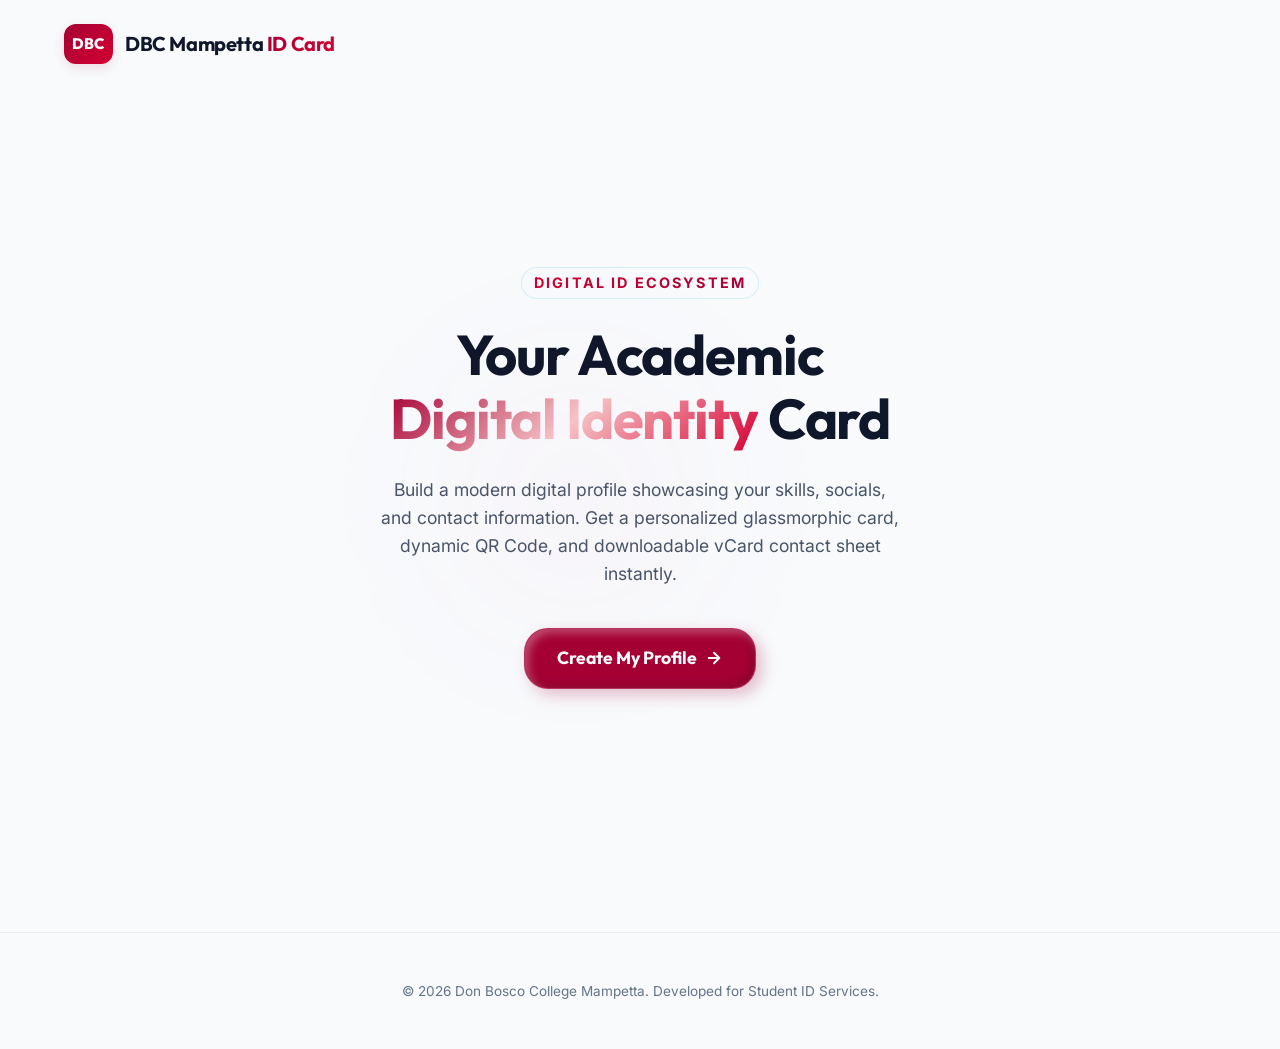
<file: index.html>
<!DOCTYPE html>
<html lang="en">
<head>
  <meta charset="UTF-8">
  <meta name="viewport" content="width=device-width, initial-scale=1.0">
  <title>Student Digital Profile - Home</title>
  <meta name="description" content="Generate a premium, glassmorphic student digital profile card with QR Codes and quick contact sharing capabilities.">
  <link rel="stylesheet" href="./assets/css/style.css">
  <link rel="stylesheet" href="./assets/css/home.css">
</head>
<body class="home-page">

  <!-- Mesh background gradients -->
  <div class="bg-gradients"></div>
  <div class="bg-gradients-extra"></div>

  <div class="container">
    <!-- Navbar -->
    <header class="animate-fade-in">
      <a href="./index.html" class="logo">
        <div class="logo-icon">DBC</div>
        <div class="logo-text">DBC Mampetta <span>ID Card</span></div>
      </a>
    </header>

    <!-- Hero Section -->
    <main class="hero">
      <div class="hero-content">
        <div class="hero-tagline">Digital ID Ecosystem</div>
        <h1 class="hero-title">Your Academic <span>Digital Identity</span> Card</h1>
        <p class="hero-desc">
          Build a modern digital profile showcasing your skills, socials, and contact information. Get a personalized glassmorphic card, dynamic QR Code, and downloadable vCard contact sheet instantly.
        </p>
        
        <div class="hero-cta">
          <a href="./form.html" class="btn btn-primary">
            Create My Profile
            <svg xmlns="http://www.w3.org/2000/svg" width="18" height="18" viewBox="0 0 24 24" fill="none" stroke="currentColor" stroke-width="2.5" stroke-linecap="round" stroke-linejoin="round"><line x1="5" y1="12" x2="19" y2="12"></line><polyline points="12 5 19 12 12 19"></polyline></svg>
          </a>
        </div>
      </div>


    </main>
  </div>

  <footer>
    <p>&copy; 2026 Don Bosco College Mampetta. Developed for Student ID Services.</p>
  </footer>

</body>
</html>
</file>
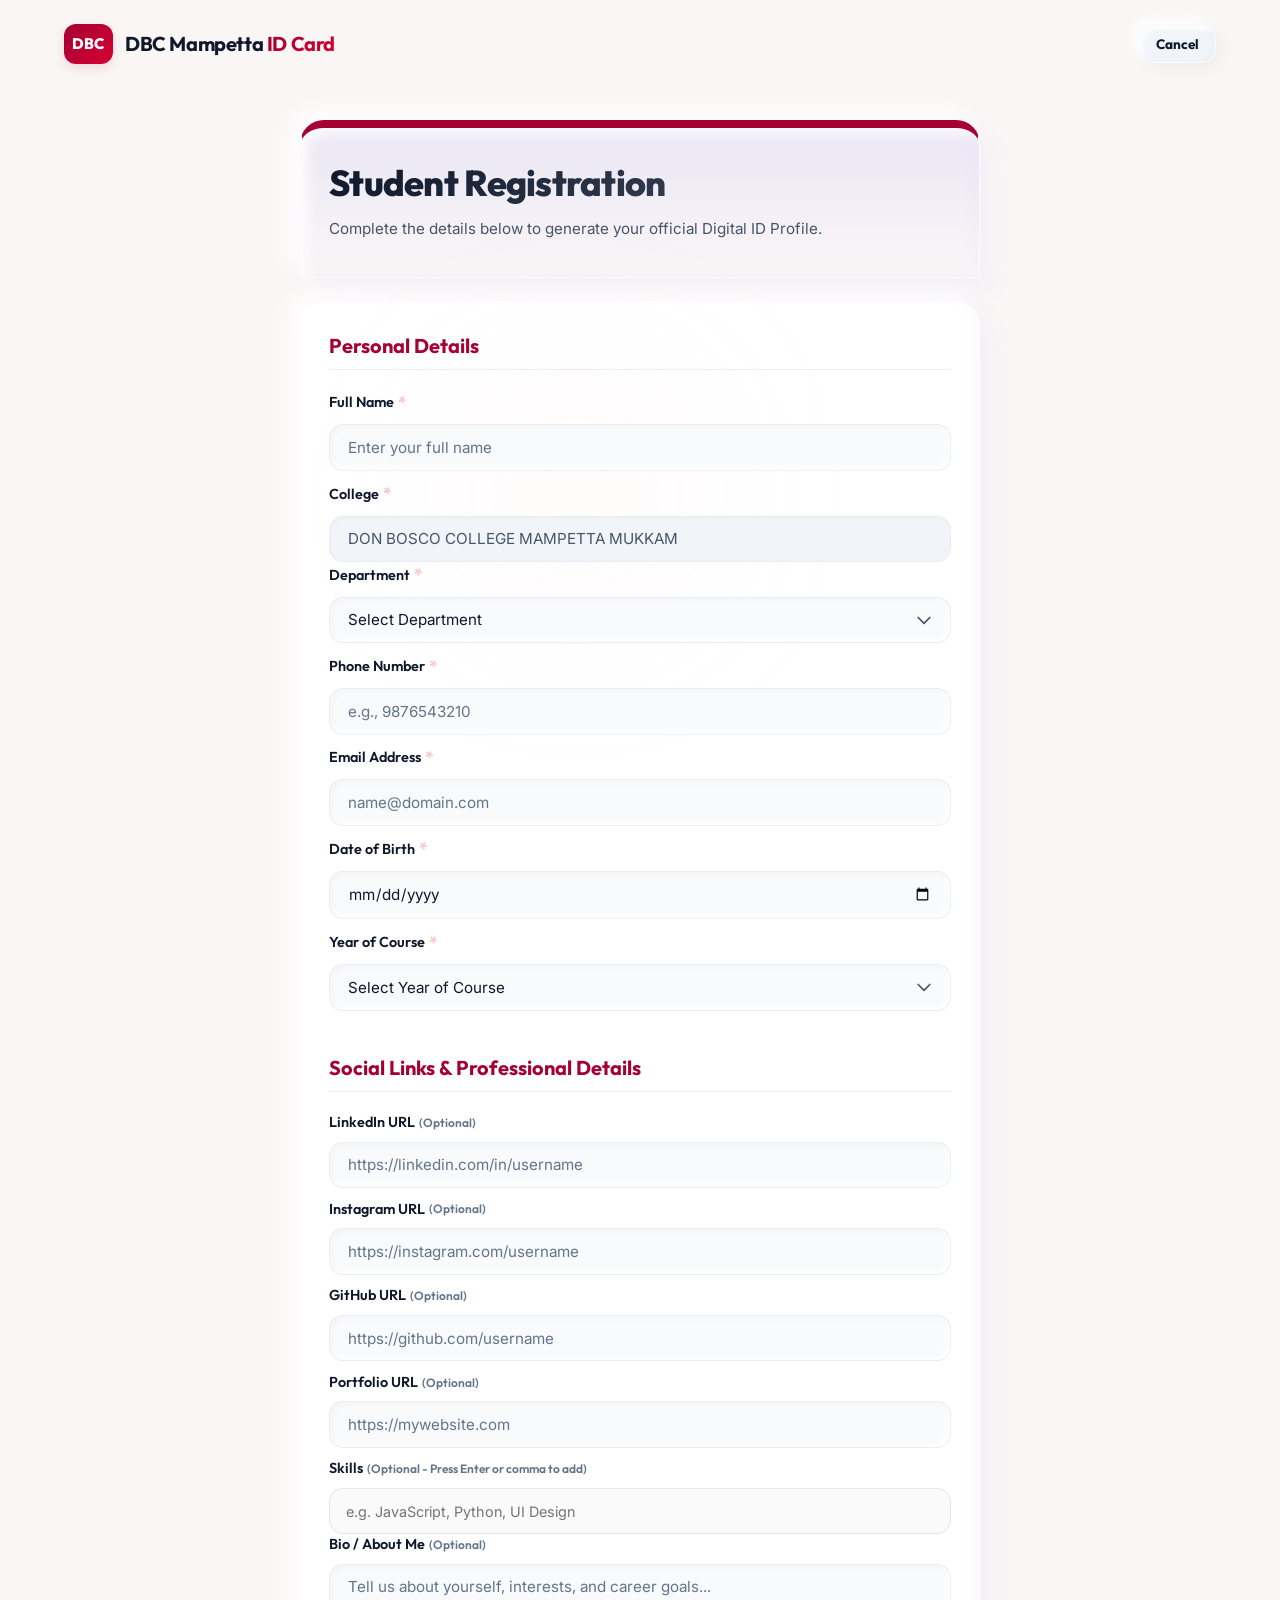
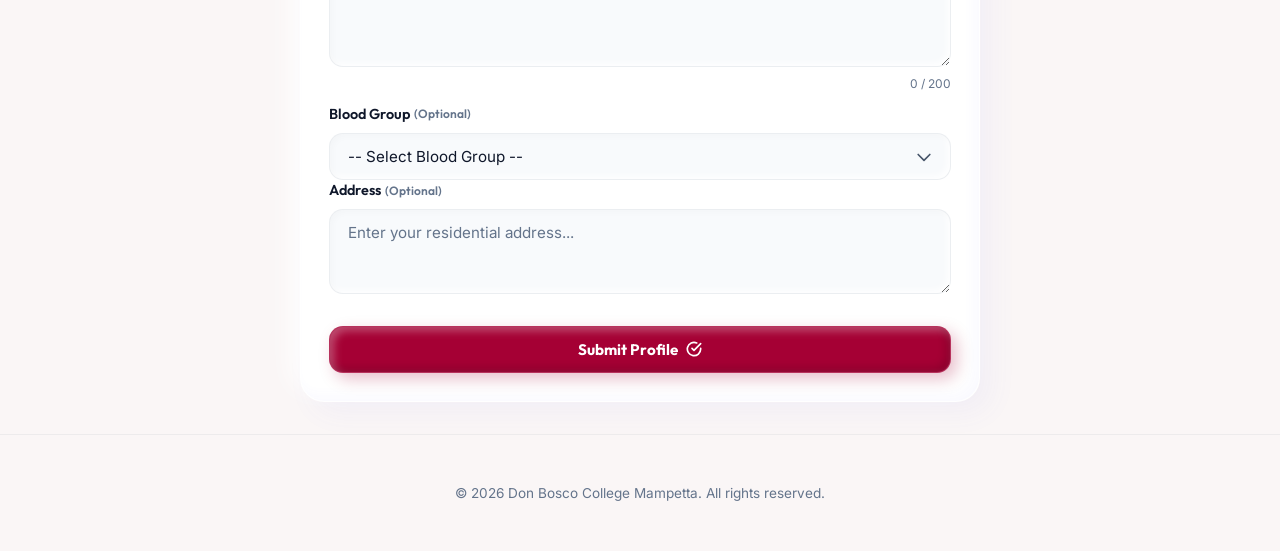
<file: form.html>
<!DOCTYPE html>
<html lang="en">
<head>
  <meta charset="UTF-8">
  <meta name="viewport" content="width=device-width, initial-scale=1.0">
  <title>Student ID - Create Profile</title>
  <link rel="stylesheet" href="./assets/css/style.css">
  <link rel="stylesheet" href="./assets/css/form.css">
</head>
<body>

  <!-- Loading Overlay -->
  <div id="loading-overlay" class="loading-overlay" aria-hidden="true">
    <div class="spinner"></div>
    <div id="loading-text" class="loading-text">Saving profile information...</div>
  </div>

  <div class="bg-gradients"></div>
  <div class="bg-gradients-extra"></div>

  <div class="container">
    <header>
      <a href="./index.html" class="logo">
        <div class="logo-icon">DBC</div>
        <div class="logo-text">DBC Mampetta <span>ID Card</span></div>
      </a>
      <a href="./index.html" class="btn btn-secondary btn-sm" style="padding: 0.5rem 1rem; font-size: 0.85rem;">Cancel</a>
    </header>

    <main class="form-wrapper">
      <!-- Form Container Card -->
      <div class="glass-card form-header-card">
        <div class="form-title-group">
          <h1>Student Registration</h1>
          <p>Complete the details below to generate your official Digital ID Profile.</p>
        </div>
      </div>

      <!-- Main Form -->
      <form id="student-form" novalidate class="glass-card">
        
        <!-- Personal Information Section -->
        <div class="form-section-title">Personal Details</div>
        
        <div class="form-group">
          <label class="form-label" for="full-name">
            Full Name <span class="required-dot">*</span>
          </label>
          <input type="text" id="full-name" name="fullName" class="glass-input" placeholder="Enter your full name" required>
          <div class="error-msg">Please enter your name</div>
        </div>

        <div class="form-group">
          <label class="form-label" for="college">
            College <span class="required-dot">*</span>
          </label>
          <input type="text" id="college" name="college" class="glass-input" value="DON BOSCO COLLEGE MAMPETTA MUKKAM" readonly required>
        </div>

        <div class="form-group">
          <label class="form-label" for="department">
            Department <span class="required-dot">*</span>
          </label>
          <select id="department" name="department" class="glass-input" required>
            <option value="" disabled selected>Select Department</option>
            <option value="ARTIFICIAL INTELLIGENCE & DATA SCIENCE">ARTIFICIAL INTELLIGENCE & DATA SCIENCE</option>
            <option value="AVIATION & LOGISTICS">AVIATION & LOGISTICS</option>
            <option value="HOSPITAL ADMINISTRATION & HEALTH CARE MANAGEMENT">HOSPITAL ADMINISTRATION & HEALTH CARE MANAGEMENT</option>
          </select>
          <div class="error-msg">Please select a department</div>
        </div>

        <div class="form-group">
          <label class="form-label" for="phone-number">
            Phone Number <span class="required-dot">*</span>
          </label>
          <input type="tel" id="phone-number" name="phoneNumber" class="glass-input" placeholder="e.g., 9876543210" required>
          <div class="error-msg">Please enter a valid 10-digit phone number</div>
        </div>

        <div class="form-group">
          <label class="form-label" for="email">
            Email Address <span class="required-dot">*</span>
          </label>
          <input type="email" id="email" name="email" class="glass-input" placeholder="name@domain.com" required>
          <div class="error-msg">Please enter a valid email address</div>
        </div>

        <div class="form-group">
          <label class="form-label" for="dob">
            Date of Birth <span class="required-dot">*</span>
          </label>
          <input type="date" id="dob" name="dob" class="glass-input" required>
          <div class="error-msg">Please enter your Date of Birth</div>
        </div>

        <div class="form-group">
          <label class="form-label" for="course-year">
            Year of Course <span class="required-dot">*</span>
          </label>
          <select id="course-year" name="courseYear" class="glass-input" required>
            <option value="" disabled selected>Select Year of Course</option>
            <option value="2025-2029">2025-2029 (Second Years)</option>
            <option value="2026-2030">2026-2030 (First Years)</option>
          </select>
          <div class="error-msg">Please select your course year</div>
        </div>

        <!-- Socials & Details Section -->
        <div class="form-section-title" style="margin-top: 2rem;">Social Links & Professional Details</div>

        <div class="form-group">
          <label class="form-label" for="linkedin-url">
            LinkedIn URL <span class="input-hint">(Optional)</span>
          </label>
          <input type="url" id="linkedin-url" name="linkedinUrl" class="glass-input" placeholder="https://linkedin.com/in/username">
          <div class="error-msg">Please enter a valid LinkedIn URL (https://...)</div>
        </div>

        <div class="form-group">
          <label class="form-label" for="instagram-url">
            Instagram URL <span class="input-hint">(Optional)</span>
          </label>
          <input type="url" id="instagram-url" name="instagramUrl" class="glass-input" placeholder="https://instagram.com/username">
          <div class="error-msg">Please enter a valid URL (https://...)</div>
        </div>

        <div class="form-group">
          <label class="form-label" for="github-url">
            GitHub URL <span class="input-hint">(Optional)</span>
          </label>
          <input type="url" id="github-url" name="githubUrl" class="glass-input" placeholder="https://github.com/username">
          <div class="error-msg">Please enter a valid URL (https://...)</div>
        </div>

        <div class="form-group">
          <label class="form-label" for="portfolio-url">
            Portfolio URL <span class="input-hint">(Optional)</span>
          </label>
          <input type="url" id="portfolio-url" name="portfolioUrl" class="glass-input" placeholder="https://mywebsite.com">
          <div class="error-msg">Please enter a valid URL (https://...)</div>
        </div>

        <div class="form-group">
          <label class="form-label" for="skills-input">
            Skills <span class="input-hint">(Optional - Press Enter or comma to add)</span>
          </label>
          <div class="skills-input-container" id="skills-container">
            <!-- Rendered tags will appear here -->
            <input type="text" id="skills-input" class="skills-input-field" placeholder="e.g. JavaScript, Python, UI Design">
          </div>
          <!-- Hidden input to store skills array as a JSON string -->
          <input type="hidden" id="skills-data" name="skills" value="[]">
        </div>

        <div class="form-group">
          <label class="form-label" for="about-me">
            Bio / About Me <span class="input-hint">(Optional)</span>
          </label>
          <textarea id="about-me" name="aboutMe" class="glass-input" rows="4" placeholder="Tell us about yourself, interests, and career goals..."></textarea>
          <div class="char-count" id="char-counter">0 / 200</div>
          <div class="error-msg">Bio must be between 10 and 200 characters if provided</div>
        </div>

        <div class="form-group">
          <label class="form-label" for="blood-group">
            Blood Group <span class="input-hint">(Optional)</span>
          </label>
          <select id="blood-group" name="bloodGroup" class="glass-input">
            <option value="">-- Select Blood Group --</option>
            <option value="A+">A+</option>
            <option value="A-">A-</option>
            <option value="B+">B+</option>
            <option value="B-">B-</option>
            <option value="AB+">AB+</option>
            <option value="AB-">AB-</option>
            <option value="O+">O+</option>
            <option value="O-">O-</option>
          </select>
        </div>

        <div class="form-group">
          <label class="form-label" for="address">
            Address <span class="input-hint">(Optional)</span>
          </label>
          <textarea id="address" name="address" class="glass-input" rows="3" placeholder="Enter your residential address..."></textarea>
        </div>

        <!-- Submit Button -->
        <div class="form-actions" style="margin-top: 2rem;">
          <button type="submit" class="btn btn-primary" style="width: 100%;">
            Submit Profile
            <svg xmlns="http://www.w3.org/2000/svg" width="16" height="16" viewBox="0 0 24 24" fill="none" stroke="currentColor" stroke-width="2.5" stroke-linecap="round" stroke-linejoin="round"><path d="M22 11.08V12a10 10 0 1 1-5.93-9.14"></path><polyline points="22 4 12 14.01 9 11.01"></polyline></svg>
          </button>
        </div>

      </form>
    </main>
  </div>

  <footer style="margin-top: 2rem;">
    <p>&copy; 2026 Don Bosco College Mampetta. All rights reserved.</p>
  </footer>

  <script type="module" src="./assets/js/form.js"></script>
</body>
</html>
</file>
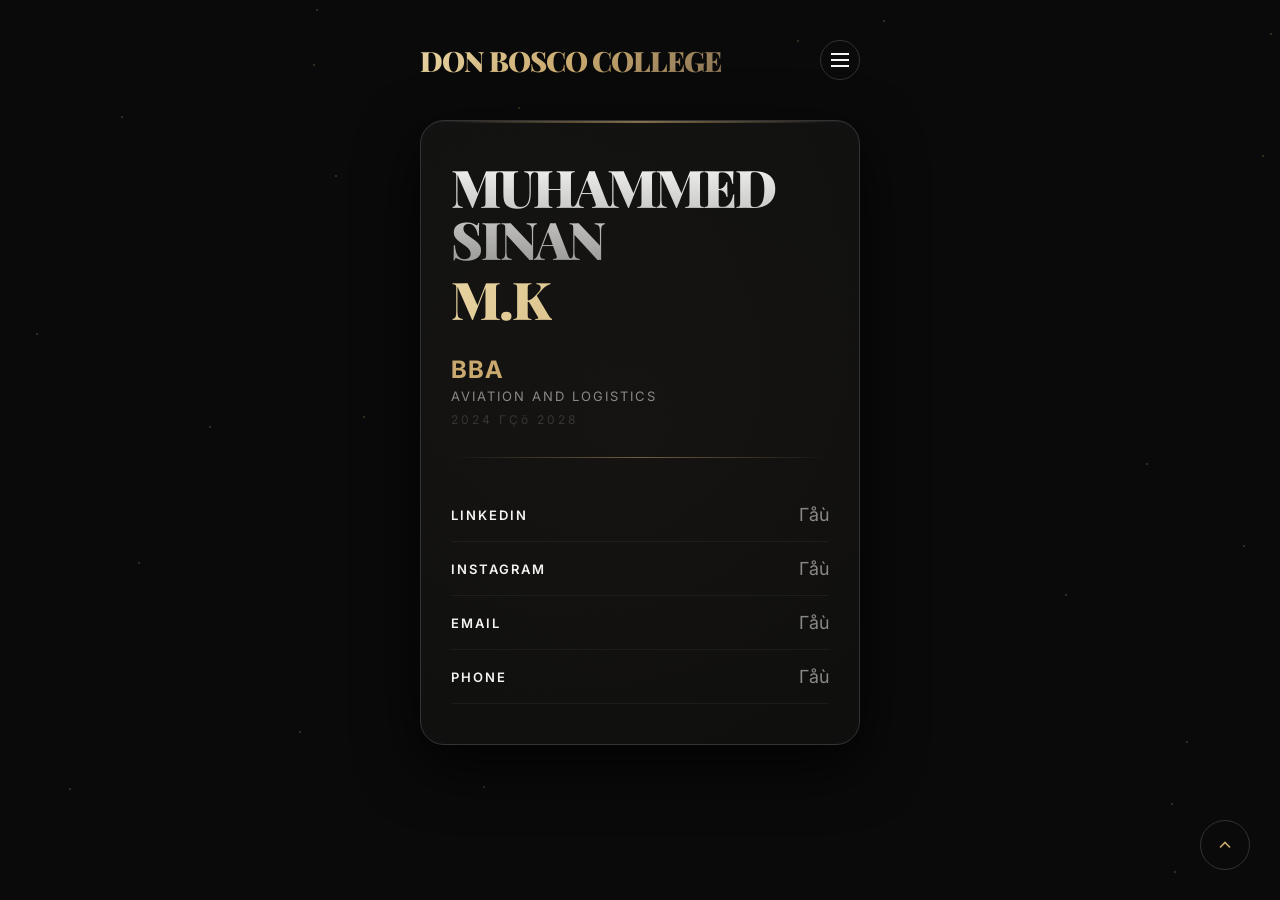
<file: profile2.html>
<!DOCTYPE html>
<html lang="en">
<head>
    <meta charset="UTF-8">
    <meta name="viewport" content="width=device-width, initial-scale=1.0">
    <title>Portfolio | Executive Lead</title>
    <link href="https://fonts.googleapis.com/css2?family=Playfair+Display:wght@400;700;900&family=Inter:wght@300;400;500;600&display=swap" rel="stylesheet">
    <style>
        * {
            margin: 0;
            padding: 0;
            box-sizing: border-box;
        }

        :root {
            --gold: #C9A96E;
            --gold-light: #E8D5A3;
            --gold-dark: #8B7355;
            --black: #0A0A0A;
            --black-light: #141414;
            --black-card: #111111;
            --white: #F5F5F5;
            --gray: #888888;
            --gray-dark: #333333;
        }

        body {
            background: var(--black);
            color: var(--white);
            font-family: 'Inter', sans-serif;
            overflow-x: hidden;
            min-height: 100vh;
        }

        /* Animated background particles */
        .bg-particles {
            position: fixed;
            top: 0;
            left: 0;
            width: 100%;
            height: 100%;
            pointer-events: none;
            z-index: 0;
            overflow: hidden;
        }

        .particle {
            position: absolute;
            width: 2px;
            height: 2px;
            background: var(--gold);
            border-radius: 50%;
            opacity: 0.3;
            animation: float 15s infinite ease-in-out;
        }

        @keyframes float {
            0%, 100% { transform: translateY(0) translateX(0); opacity: 0; }
            10% { opacity: 0.3; }
            90% { opacity: 0.3; }
            50% { transform: translateY(-100vh) translateX(50px); }
        }

        /* Gold gradient line */
        .gold-line {
            height: 1px;
            background: linear-gradient(90deg, transparent, var(--gold), transparent);
            width: 100%;
            opacity: 0.5;
        }

        /* Main container */
        .container {
            max-width: 480px;
            margin: 0 auto;
            padding: 20px;
            position: relative;
            z-index: 1;
        }

        /* Header */
        .header {
            display: flex;
            justify-content: space-between;
            align-items: center;
            padding: 20px 0;
            position: relative;
        }

        .logo {
            font-family: 'Playfair Display', serif;
            font-size: 28px;
            font-weight: 900;
            letter-spacing: -1px;
            background: linear-gradient(135deg, var(--gold-light), var(--gold), var(--gold-dark));
            -webkit-background-clip: text;
            -webkit-text-fill-color: transparent;
            background-clip: text;
        }

        .menu-btn {
            width: 40px;
            height: 40px;
            border: 1px solid var(--gray-dark);
            border-radius: 50%;
            display: flex;
            align-items: center;
            justify-content: center;
            cursor: pointer;
            transition: all 0.3s ease;
            background: transparent;
        }

        .menu-btn:hover {
            border-color: var(--gold);
            box-shadow: 0 0 20px rgba(201, 169, 110, 0.2);
        }

        .menu-btn span {
            display: block;
            width: 18px;
            height: 1.5px;
            background: var(--white);
            position: relative;
            transition: all 0.3s ease;
        }

        .menu-btn span::before,
        .menu-btn span::after {
            content: '';
            position: absolute;
            width: 18px;
            height: 1.5px;
            background: var(--white);
            transition: all 0.3s ease;
        }

        .menu-btn span::before { top: -6px; }
        .menu-btn span::after { top: 6px; }

        /* Hero Card */
        .hero-card {
            background: linear-gradient(145deg, var(--black-card), #0D0D0D);
            border: 1px solid var(--gray-dark);
            border-radius: 24px;
            padding: 40px 30px;
            margin-top: 20px;
            position: relative;
            overflow: hidden;
            box-shadow: 
                0 20px 60px rgba(0,0,0,0.8),
                inset 0 1px 0 rgba(255,255,255,0.05);
            animation: cardReveal 1s ease-out;
        }

        @keyframes cardReveal {
            from { 
                opacity: 0; 
                transform: translateY(30px) scale(0.95); 
            }
            to { 
                opacity: 1; 
                transform: translateY(0) scale(1); 
            }
        }

        .hero-card::before {
            content: '';
            position: absolute;
            top: -50%;
            right: -50%;
            width: 200%;
            height: 200%;
            background: radial-gradient(circle, rgba(201,169,110,0.03) 0%, transparent 70%);
            pointer-events: none;
        }

        .card-accent {
            position: absolute;
            top: 0;
            left: 30px;
            right: 30px;
            height: 2px;
            background: linear-gradient(90deg, transparent, var(--gold), transparent);
            opacity: 0.6;
        }

        .role-badge {
            display: inline-block;
            padding: 6px 16px;
            border: 1px solid var(--gold);
            border-radius: 20px;
            font-size: 10px;
            font-weight: 600;
            letter-spacing: 3px;
            text-transform: uppercase;
            color: var(--gold);
            margin-bottom: 24px;
            position: relative;
            overflow: hidden;
        }

        .role-badge::before {
            content: '';
            position: absolute;
            top: 0;
            left: -100%;
            width: 100%;
            height: 100%;
            background: linear-gradient(90deg, transparent, rgba(201,169,110,0.2), transparent);
            animation: shimmer 3s infinite;
        }

        @keyframes shimmer {
            0% { left: -100%; }
            100% { left: 100%; }
        }

        .name {
            font-family: 'Playfair Display', serif;
            font-size: 52px;
            font-weight: 900;
            line-height: 1;
            letter-spacing: -2px;
            margin-bottom: 8px;
            background: linear-gradient(180deg, var(--white), #999);
            -webkit-background-clip: text;
            -webkit-text-fill-color: transparent;
            background-clip: text;
        }

        .surname {
            font-family: 'Playfair Display', serif;
            font-size: 52px;
            font-weight: 900;
            line-height: 1;
            letter-spacing: -2px;
            background: linear-gradient(135deg, var(--gold-light), var(--gold));
            -webkit-background-clip: text;
            -webkit-text-fill-color: transparent;
            background-clip: text;
            margin-bottom: 30px;
        }

        /* Profile section with PLAIN photo */
        .profile-section {
            display: flex;
            align-items: center;
            gap: 24px;
            margin-bottom: 30px;
        }

        .photo-plain {
            width: 130px;
            height: 160px;
            object-fit: cover;
            border-radius: 4px;
            flex-shrink: 0;
            filter: grayscale(20%) contrast(1.1);
        }

        .profile-info {
            flex: 1;
        }

        .designation {
            font-size: 24px;
            font-weight: 700;
            color: var(--gold);
            letter-spacing: 1px;
            margin-bottom: 4px;
        }

        .department {
            font-size: 13px;
            color: var(--gray);
            letter-spacing: 2px;
            text-transform: uppercase;
            margin-bottom: 8px;
        }

        .year {
            font-size: 12px;
            color: var(--gray-dark);
            letter-spacing: 3px;
            font-family: 'Inter', monospace;
        }

        /* Contact Links */
        .contact-section {
            margin-top: 30px;
        }

        .contact-item {
            display: flex;
            align-items: center;
            justify-content: space-between;
            padding: 16px 0;
            border-bottom: 1px solid rgba(255,255,255,0.05);
            cursor: pointer;
            transition: all 0.3s ease;
            text-decoration: none;
            color: inherit;
        }

        .contact-item:hover {
            padding-left: 10px;
        }

        .contact-item:hover .contact-label {
            color: var(--gold);
        }

        .contact-item:hover .contact-arrow {
            transform: translateX(5px);
            color: var(--gold);
        }

        .contact-label {
            font-size: 13px;
            font-weight: 600;
            letter-spacing: 2px;
            text-transform: uppercase;
            color: var(--white);
            transition: color 0.3s ease;
        }

        .contact-arrow {
            font-size: 18px;
            color: var(--gray);
            transition: all 0.3s ease;
        }

        /* Stats Section */
        .stats-section {
            display: grid;
            grid-template-columns: repeat(3, 1fr);
            gap: 20px;
            margin-top: 40px;
        }

        .stat-card {
            background: linear-gradient(145deg, var(--black-card), var(--black-light));
            border: 1px solid var(--gray-dark);
            border-radius: 16px;
            padding: 24px 16px;
            text-align: center;
            position: relative;
            overflow: hidden;
            transition: all 0.4s ease;
        }

        .stat-card:hover {
            border-color: var(--gold);
            transform: translateY(-5px);
            box-shadow: 0 10px 40px rgba(201,169,110,0.1);
        }

        .stat-card::after {
            content: '';
            position: absolute;
            top: 0;
            left: 0;
            right: 0;
            height: 2px;
            background: linear-gradient(90deg, transparent, var(--gold), transparent);
            opacity: 0;
            transition: opacity 0.3s ease;
        }

        .stat-card:hover::after {
            opacity: 1;
        }

        .stat-number {
            font-family: 'Playfair Display', serif;
            font-size: 32px;
            font-weight: 900;
            background: linear-gradient(135deg, var(--gold-light), var(--gold));
            -webkit-background-clip: text;
            -webkit-text-fill-color: transparent;
            background-clip: text;
            margin-bottom: 4px;
        }

        .stat-label {
            font-size: 10px;
            color: var(--gray);
            letter-spacing: 2px;
            text-transform: uppercase;
        }

        /* Skills Section */
        .skills-section {
            margin-top: 40px;
        }

        .section-title {
            font-family: 'Playfair Display', serif;
            font-size: 24px;
            font-weight: 700;
            margin-bottom: 24px;
            display: flex;
            align-items: center;
            gap: 12px;
        }

        .section-title::after {
            content: '';
            flex: 1;
            height: 1px;
            background: linear-gradient(90deg, var(--gray-dark), transparent);
        }

        .skill-tag {
            display: inline-block;
            padding: 10px 20px;
            background: var(--black-light);
            border: 1px solid var(--gray-dark);
            border-radius: 30px;
            font-size: 12px;
            font-weight: 500;
            letter-spacing: 1px;
            margin: 6px;
            transition: all 0.3s ease;
            cursor: default;
        }

        .skill-tag:hover {
            border-color: var(--gold);
            color: var(--gold);
            box-shadow: 0 0 20px rgba(201,169,110,0.15);
            transform: scale(1.05);
        }

        /* Footer */
        .footer {
            margin-top: 60px;
            padding: 30px 0;
            text-align: center;
            border-top: 1px solid var(--gray-dark);
        }

        .footer-text {
            font-size: 11px;
            color: var(--gray);
            letter-spacing: 2px;
            text-transform: uppercase;
        }

        .footer-logo {
            font-family: 'Playfair Display', serif;
            font-size: 18px;
            font-weight: 700;
            background: linear-gradient(135deg, var(--gold-light), var(--gold));
            -webkit-background-clip: text;
            -webkit-text-fill-color: transparent;
            background-clip: text;
            margin-top: 8px;
        }

        /* Scroll indicator */
        .scroll-indicator {
            position: fixed;
            bottom: 30px;
            right: 30px;
            width: 50px;
            height: 50px;
            border: 1px solid var(--gray-dark);
            border-radius: 50%;
            display: flex;
            align-items: center;
            justify-content: center;
            cursor: pointer;
            transition: all 0.3s ease;
            background: var(--black);
            z-index: 100;
        }

        .scroll-indicator:hover {
            border-color: var(--gold);
            box-shadow: 0 0 30px rgba(201,169,110,0.2);
        }

        /* Mobile optimization */
        @media (max-width: 480px) {
            .name, .surname { font-size: 42px; }
            .profile-section { flex-direction: column; text-align: center; }
            .stats-section { grid-template-columns: 1fr; }
        }

        /* Loading animation */
        .fade-in {
            opacity: 0;
            transform: translateY(20px);
            animation: fadeIn 0.8s ease forwards;
        }

        @keyframes fadeIn {
            to { opacity: 1; transform: translateY(0); }
        }

        .delay-1 { animation-delay: 0.1s; }
        .delay-2 { animation-delay: 0.2s; }
        .delay-3 { animation-delay: 0.3s; }
        .delay-4 { animation-delay: 0.4s; }
        .delay-5 { animation-delay: 0.5s; }
    </style>
</head>
<body>
    <!-- Background Particles -->
    <div class="bg-particles" id="particles"></div>

    <div class="container">
        <!-- Header -->
        <header class="header fade-in">
            <div class="logo">DON BOSCO COLLEGE</div>
            <div class="menu-btn">
                <span></span>
            </div>
        </header>

        <!-- Hero Card -->
        <div class="hero-card fade-in delay-1">
            <div class="card-accent"></div>

            

            <h1 class="name">MUHAMMED SINAN</h1>
            <h1 class="surname">M.K</h1>

            <div class="profile-section">
                <div class="profile-info">
                    <div class="designation">BBA</div>
                    <div class="department">AVIATION AND LOGISTICS</div>
                    <div class="year">2024 ΓÇö 2028</div>
                </div>
            </div>

            <div class="gold-line"></div>

            <!-- Contact Links -->
            <div class="contact-section">
                <a href="#" class="contact-item">
                    <span class="contact-label">LinkedIn</span>
                    <span class="contact-arrow">Γåù</span>
                </a>
                <a href="#" class="contact-item">
                    <span class="contact-label">Instagram</span>
                    <span class="contact-arrow">Γåù</span>
                </a>
                <a href="#" class="contact-item">
                    <span class="contact-label">Email</span>
                    <span class="contact-arrow">Γåù</span>
                </a>
                <a href="#" class="contact-item">
                    <span class="contact-label">Phone</span>
                    <span class="contact-arrow">Γåù</span>
                </a>
            </div>

    </div>

    <!-- Scroll to top -->
    <div class="scroll-indicator" onclick="window.scrollTo({top:0,behavior:'smooth'})">
        <svg width="20" height="20" viewBox="0 0 24 24" fill="none" stroke="currentColor" stroke-width="2" style="color: var(--gold);">
            <path d="M18 15l-6-6-6 6"/>
        </svg>
    </div>

    <script>
        // Generate background particles
        const particlesContainer = document.getElementById('particles');
        for (let i = 0; i < 30; i++) {
            const particle = document.createElement('div');
            particle.className = 'particle';
            particle.style.left = Math.random() * 100 + '%';
            particle.style.top = Math.random() * 100 + '%';
            particle.style.animationDelay = Math.random() * 15 + 's';
            particle.style.animationDuration = (10 + Math.random() * 10) + 's';
            particlesContainer.appendChild(particle);
        }

        // Parallax effect on mouse move
        document.addEventListener('mousemove', (e) => {
            const x = (e.clientX / window.innerWidth - 0.5) * 20;
            const y = (e.clientY / window.innerHeight - 0.5) * 20;

            document.querySelectorAll('.hero-card').forEach(card => {
                card.style.transform = `perspective(1000px) rotateY(${x * 0.1}deg) rotateX(${-y * 0.1}deg)`;
            });
        });

        // Intersection Observer for scroll animations
        const observer = new IntersectionObserver((entries) => {
            entries.forEach(entry => {
                if (entry.isIntersecting) {
                    entry.target.style.opacity = '1';
                    entry.target.style.transform = 'translateY(0)';
                }
            });
        }, { threshold: 0.1 });

        document.querySelectorAll('.fade-in').forEach(el => observer.observe(el));

        // Smooth scroll / press effect for contact items (does NOT block navigation)
        document.querySelectorAll('.contact-item').forEach(item => {
            item.addEventListener('click', () => {
                item.style.transform = 'scale(0.98)';
                setTimeout(() => {
                    item.style.transform = '';
                }, 150);
            });
        });

        // Stat counter animation
        function animateCounter(element, target) {
            let current = 0;
            const increment = target / 50;
            const timer = setInterval(() => {
                current += increment;
                if (current >= target) {
                    element.textContent = target + '+';
                    clearInterval(timer);
                } else {
                    element.textContent = Math.floor(current);
                }
            }, 30);
        }

        // Trigger counter animation when stats are visible
        const statsObserver = new IntersectionObserver((entries) => {
            entries.forEach(entry => {
                if (entry.isIntersecting) {
                    const num = entry.target.querySelector('.stat-number');
                    const text = num.textContent;
                    const value = parseInt(text);
                    if (!isNaN(value)) {
                        num.textContent = '0';
                        setTimeout(() => animateCounter(num, value), 200);
                    }
                    statsObserver.unobserve(entry.target);
                }
            });
        }, { threshold: 0.5 });

        document.querySelectorAll('.stat-card').forEach(card => statsObserver.observe(card));
    </script>
</body>
</html>
</file>
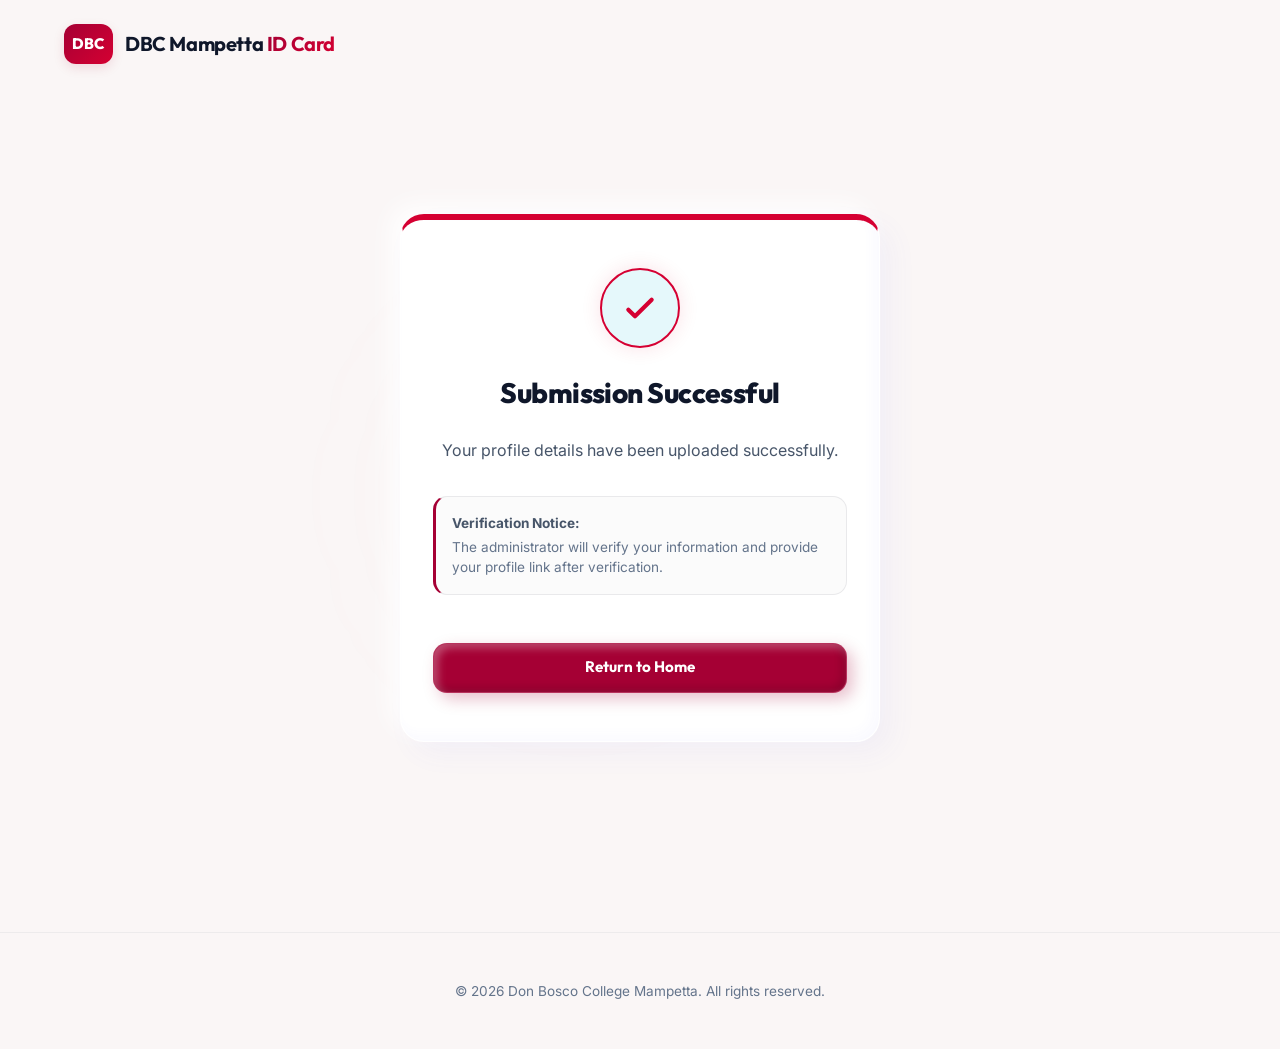
<file: success.html>
<!DOCTYPE html>
<html lang="en">
<head>
  <meta charset="UTF-8">
  <meta name="viewport" content="width=device-width, initial-scale=1.0">
  <title>Submission Successful</title>
  <link rel="stylesheet" href="./assets/css/style.css">
  <style>
    .success-container {
      min-height: calc(100vh - 120px);
      display: flex;
      align-items: center;
      justify-content: center;
      padding: 2rem 0;
    }
    .success-card {
      max-width: 480px;
      width: 100%;
      text-align: center;
      display: flex;
      flex-direction: column;
      align-items: center;
      gap: 1.5rem;
      padding: 3rem 2rem;
      border-top: 6px solid var(--accent-secondary);
      animation: fadeIn 0.6s cubic-bezier(0.16, 1, 0.3, 1) forwards;
    }
    .success-icon-wrapper {
      width: 80px;
      height: 80px;
      background: rgba(6, 182, 212, 0.1);
      border: 2px solid var(--accent-secondary);
      border-radius: 50%;
      display: flex;
      align-items: center;
      justify-content: center;
      box-shadow: 0 0 20px var(--accent-secondary-glow);
      color: var(--accent-secondary);
      animation: bounceIn 0.8s cubic-bezier(0.175, 0.885, 0.32, 1.275);
    }
    .success-icon-wrapper svg {
      width: 40px;
      height: 40px;
    }
    .success-title {
      font-size: 1.75rem;
      font-weight: 800;
      color: var(--text-primary);
    }
    .success-desc {
      color: var(--text-secondary);
      font-size: 1rem;
      line-height: 1.6;
    }
    .admin-note-box {
      background: rgba(15, 23, 42, 0.015);
      border: 1px solid var(--glass-border);
      border-radius: var(--radius-sm);
      padding: 1rem;
      font-size: 0.85rem;
      color: var(--text-muted);
      border-left: 3px solid var(--accent-primary);
      text-align: left;
      width: 100%;
      margin: 0.5rem 0;
    }
    .admin-note-box strong {
      color: var(--text-secondary);
      display: block;
      margin-bottom: 0.25rem;
    }
    @keyframes bounceIn {
      0% { transform: scale(0.3); opacity: 0; }
      50% { transform: scale(1.1); }
      70% { transform: scale(0.9); }
      100% { transform: scale(1); opacity: 1; }
    }
  </style>
</head>
<body>

  <div class="bg-gradients"></div>
  <div class="bg-gradients-extra"></div>

  <div class="container">
    <header>
      <a href="./index.html" class="logo">
        <div class="logo-icon">DBC</div>
        <div class="logo-text">DBC Mampetta <span>ID Card</span></div>
      </a>
    </header>

    <main class="success-container">
      <div class="glass-card success-card">
        
        <div class="success-icon-wrapper">
          <svg xmlns="http://www.w3.org/2000/svg" fill="none" viewBox="0 0 24 24" stroke="currentColor" stroke-width="2.5">
            <path stroke-linecap="round" stroke-linejoin="round" d="M5 13l4 4L19 7" />
          </svg>
        </div>

        <h1 class="success-title">Submission Successful</h1>
        
        <p class="success-desc">
          Your profile details have been uploaded successfully.
        </p>

        <div class="admin-note-box">
          <strong>Verification Notice:</strong>
          The administrator will verify your information and provide your profile link after verification.
        </div>

        <a href="./index.html" class="btn btn-primary" style="width: 100%; margin-top: 1rem;">
          Return to Home
        </a>

      </div>
    </main>
  </div>

  <footer>
    <p>&copy; 2026 Don Bosco College Mampetta. All rights reserved.</p>
  </footer>

</body>
</html>
</file>
<file: assets/css/style.css>
@import url('https://fonts.googleapis.com/css2?family=Inter:wght@300;400;500;600;700&family=Outfit:wght@400;500;600;700;800&display=swap');

:root {
  --bg-primary: #faf6f6; /* Soft warm crimson background */
  --bg-secondary: #ffffff;
  --accent-primary: #A50034; /* Deep Wine Crimson Red */
  --accent-primary-glow: rgba(165, 0, 52, 0.12);
  --accent-secondary: #D50032; /* Bright Red */
  --accent-secondary-glow: rgba(213, 0, 50, 0.12);
  --accent-pink: #F7C6C7; /* Soft Pastel Pink */
  --accent-pink-glow: rgba(247, 198, 199, 0.2);
  
  /* Text colors */
  --text-primary: #0f172a; /* Slate 900 */
  --text-secondary: #475569; /* Slate 600 */
  --text-muted: #64748b; /* Slate 500 */
  
  /* Glassmorphism settings */
  --glass-bg: rgba(255, 255, 255, 0.45);
  --glass-border: rgba(15, 23, 42, 0.08);
  --glass-highlight: rgba(255, 255, 255, 0.5);
  --glass-blur: 16px;
  --card-shadow: 0 8px 32px 0 rgba(15, 23, 42, 0.06);
  
  /* Transitions */
  --transition-fast: 0.2s ease;
  --transition-normal: 0.3s cubic-bezier(0.4, 0, 0.2, 1);
  --transition-slow: 0.5s cubic-bezier(0.4, 0, 0.2, 1);
  
  /* Border Radius */
  --radius-sm: 14px;
  --radius-md: 24px;
  --radius-lg: 32px;
  --radius-xl: 40px;
}

/* Base resets & styles */
*, *::before, *::after {
  box-sizing: border-box;
  margin: 0;
  padding: 0;
}

html, body {
  width: 100%;
  min-height: 100vh;
  font-family: 'Inter', -apple-system, BlinkMacSystemFont, "Segoe UI", Roboto, sans-serif;
  background-color: var(--bg-primary);
  color: var(--text-primary);
  line-height: 1.5;
  overflow-x: hidden;
  -webkit-font-smoothing: antialiased;
}

/* Background Gradients */
.bg-gradients {
  position: fixed;
  top: 0;
  left: 0;
  width: 100%;
  height: 100%;
  z-index: -1;
  overflow: hidden;
  pointer-events: none;
}

.bg-gradients::before {
  content: '';
  position: absolute;
  top: -10%;
  left: -10%;
  width: 50%;
  height: 50%;
  background: radial-gradient(circle, var(--accent-primary-glow) 0%, transparent 70%);
  filter: blur(80px);
  animation: pulse-slow 12s infinite alternate;
}

.bg-gradients::after {
  content: '';
  position: absolute;
  bottom: -10%;
  right: -10%;
  width: 60%;
  height: 60%;
  background: radial-gradient(circle, var(--accent-secondary-glow) 0%, transparent 70%);
  filter: blur(100px);
  animation: pulse-slow 15s infinite alternate-reverse;
}

.bg-gradients-extra {
  position: absolute;
  top: 40%;
  left: 30%;
  width: 30%;
  height: 30%;
  background: radial-gradient(circle, var(--accent-pink-glow) 0%, transparent 60%);
  filter: blur(90px);
  pointer-events: none;
}

/* Typography headers */
h1, h2, h3, h4, h5, h6 {
  font-family: 'Outfit', sans-serif;
  font-weight: 700;
  letter-spacing: -0.02em;
}

/* Custom Scrollbar */
::-webkit-scrollbar {
  width: 8px;
  height: 8px;
}

::-webkit-scrollbar-track {
  background: rgba(11, 15, 25, 0.5);
}

::-webkit-scrollbar-thumb {
  background: rgba(255, 255, 255, 0.15);
  border-radius: var(--radius-sm);
  border: 2px solid var(--bg-primary);
}

::-webkit-scrollbar-thumb:hover {
  background: var(--accent-primary);
}

/* Claymorphism Card Styles */
.glass-card {
  background: #ffffff;
  border: 1px solid rgba(255, 255, 255, 0.7);
  border-radius: var(--radius-md);
  box-shadow: 12px 12px 28px rgba(99, 102, 241, 0.05),
              -10px -10px 24px rgba(255, 255, 255, 0.9),
              inset -6px -6px 12px rgba(99, 102, 241, 0.03),
              inset 6px 6px 12px rgba(255, 255, 255, 0.85);
  padding: 1.75rem;
  transition: transform var(--transition-normal), box-shadow var(--transition-normal);
}

.glass-card:hover {
  transform: translateY(-2px);
  box-shadow: 14px 14px 32px rgba(99, 102, 241, 0.07),
              -12px -12px 28px rgba(255, 255, 255, 0.95),
              inset -6px -6px 12px rgba(99, 102, 241, 0.03),
              inset 6px 6px 12px rgba(255, 255, 255, 0.85);
}

/* Claymorphic Inputs */
.glass-input {
  width: 100%;
  background: #f8fafc;
  border: 1px solid rgba(15, 23, 42, 0.05);
  border-radius: 14px;
  color: var(--text-primary);
  padding: 0.8rem 1.1rem;
  font-family: inherit;
  font-size: 0.95rem;
  box-shadow: inset 3px 3px 6px rgba(0, 0, 0, 0.02),
              inset -3px -3px 6px rgba(255, 255, 255, 0.85);
  transition: all var(--transition-fast);
}

.glass-input:focus {
  outline: none;
  background: #ffffff;
  border-color: rgba(99, 102, 241, 0.30);
  box-shadow: inset 2px 2px 4px rgba(99, 102, 241, 0.05),
              inset -2px -2px 4px rgba(255, 255, 255, 0.9),
              0 0 0 4px rgba(99, 102, 241, 0.15);
}

.glass-input::placeholder {
  color: var(--text-muted);
}

.glass-input[readonly] {
  background: #f1f5f9;
  color: var(--text-secondary);
  border-color: rgba(15, 23, 42, 0.03);
  cursor: not-allowed;
  box-shadow: inset 2px 2px 4px rgba(0, 0, 0, 0.02);
}

/* Select Specifics */
select.glass-input {
  appearance: none;
  background-image: url("data:image/svg+xml,%3Csvg xmlns='http://www.w3.org/2000/svg' fill='none' viewBox='0 0 24 24' stroke='%23475569'%3E%3Cpath stroke-linecap='round' stroke-linejoin='round' stroke-width='2' d='M19 9l-7 7-7-7'/%3E%3C/svg%3E");
  background-repeat: no-repeat;
  background-position: right 1rem center;
  background-size: 1.25rem;
  padding-right: 2.5rem;
  cursor: pointer;
}

select.glass-input option {
  background-color: var(--bg-secondary);
  color: var(--text-primary);
}

/* Premium Tactile/Claymorphic Buttons */
.btn {
  display: inline-flex;
  align-items: center;
  justify-content: center;
  gap: 0.5rem;
  padding: 0.8rem 1.75rem;
  font-family: 'Outfit', sans-serif;
  font-weight: 700;
  font-size: 0.95rem;
  border-radius: var(--radius-sm);
  border: 1px solid rgba(255, 255, 255, 0.2);
  cursor: pointer;
  transition: all var(--transition-fast);
  text-decoration: none;
  position: relative;
  overflow: hidden;
}

.btn-primary {
  background: var(--accent-primary);
  color: #ffffff;
  box-shadow: 6px 6px 16px rgba(165, 0, 52, 0.25),
              inset -4px -4px 8px rgba(0, 0, 0, 0.15),
              inset 4px 4px 8px rgba(255, 255, 255, 0.3);
}

.btn-primary:hover {
  transform: translateY(-2px);
  box-shadow: 8px 8px 20px rgba(165, 0, 52, 0.3),
              inset -5px -5px 10px rgba(0, 0, 0, 0.18),
              inset 5px 5px 10px rgba(255, 255, 255, 0.4);
}

.btn-primary:active {
  transform: translateY(1px);
  box-shadow: 3px 3px 8px rgba(165, 0, 52, 0.15),
              inset 3px 3px 6px rgba(0, 0, 0, 0.25),
              inset -3px -3px 6px rgba(255, 255, 255, 0.1);
}

.btn-secondary {
  background: #f1f5f9;
  color: var(--text-primary);
  border: 1px solid rgba(255, 255, 255, 0.6);
  box-shadow: 6px 6px 16px rgba(15, 23, 42, 0.04),
              -6px -6px 12px rgba(255, 255, 255, 0.8),
              inset -3px -3px 6px rgba(15, 23, 42, 0.02),
              inset 3px 3px 6px rgba(255, 255, 255, 0.9);
}

.btn-secondary:hover {
  transform: translateY(-2px);
  border-color: rgba(255, 255, 255, 0.9);
  box-shadow: 8px 8px 20px rgba(15, 23, 42, 0.06),
              -8px -8px 16px rgba(255, 255, 255, 0.95),
              inset -4px -4px 8px rgba(15, 23, 42, 0.03),
              inset 4px 4px 8px rgba(255, 255, 255, 0.95);
}

.btn-secondary:active {
  transform: translateY(1px);
  box-shadow: 3px 3px 8px rgba(15, 23, 42, 0.03),
              inset 3px 3px 6px rgba(0, 0, 0, 0.05),
              inset -3px -3px 6px rgba(255, 255, 255, 0.8);
}

.btn-danger {
  background: #ec4899;
  color: white;
  box-shadow: 6px 6px 16px rgba(236, 72, 153, 0.3),
              inset -4px -4px 8px rgba(0, 0, 0, 0.15),
              inset 4px 4px 8px rgba(255, 255, 255, 0.3);
}

.btn-danger:hover {
  transform: translateY(-2px);
  box-shadow: 8px 8px 20px rgba(236, 72, 153, 0.35),
              inset -5px -5px 10px rgba(0, 0, 0, 0.18),
              inset 5px 5px 10px rgba(255, 255, 255, 0.4);
}

.btn-danger:active {
  transform: translateY(1px);
  box-shadow: 3px 3px 8px rgba(236, 72, 153, 0.2),
              inset 3px 3px 6px rgba(0, 0, 0, 0.25),
              inset -3px -3px 6px rgba(255, 255, 255, 0.1);
}

/* Animations */
@keyframes pulse-slow {
  0% { transform: scale(1) translate(0, 0); opacity: 0.6; }
  100% { transform: scale(1.2) translate(8%, 8%); opacity: 0.8; }
}

@keyframes fadeIn {
  from { opacity: 0; transform: translateY(12px); }
  to { opacity: 1; transform: translateY(0); }
}

@keyframes slideInRight {
  from { transform: translateX(100%); opacity: 0; }
  to { transform: translateX(0); opacity: 1; }
}

.animate-fade-in {
  animation: fadeIn var(--transition-normal) forwards;
}

/* Toast Container & Notification styles */
#toast-container {
  position: fixed;
  bottom: 1.5rem;
  right: 1.5rem;
  z-index: 9999;
  display: flex;
  flex-direction: column;
  gap: 0.75rem;
  max-width: 380px;
  width: calc(100% - 3rem);
  pointer-events: none;
}

.toast {
  background: var(--bg-secondary);
  backdrop-filter: blur(12px);
  -webkit-backdrop-filter: blur(12px);
  border: 1px solid var(--glass-border);
  border-radius: var(--radius-sm);
  color: var(--text-primary);
  padding: 1rem 1.25rem;
  box-shadow: 0 10px 25px -5px rgba(15, 23, 42, 0.1);
  display: flex;
  align-items: center;
  gap: 0.75rem;
  pointer-events: auto;
  animation: slideInRight 0.3s cubic-bezier(0.16, 1, 0.3, 1);
  transition: all var(--transition-fast);
}

.toast.toast-success {
  border-left: 4px solid var(--accent-secondary);
}

.toast.toast-error {
  border-left: 4px solid var(--accent-pink);
}

.toast.toast-info {
  border-left: 4px solid var(--accent-primary);
}

.toast.removing {
  opacity: 0;
  transform: translateX(50px) scale(0.9);
}

.toast-message {
  font-size: 0.9rem;
  font-weight: 500;
  flex-grow: 1;
}

.toast-close {
  background: none;
  border: none;
  color: var(--text-muted);
  cursor: pointer;
  font-size: 1.1rem;
  display: flex;
  align-items: center;
  transition: color var(--transition-fast);
}

.toast-close:hover {
  color: var(--text-primary);
}

/* Loading Overlay & Spinner */
.loading-overlay {
  position: fixed;
  top: 0;
  left: 0;
  width: 100%;
  height: 100%;
  background: rgba(248, 250, 252, 0.85);
  backdrop-filter: blur(8px);
  z-index: 10000;
  display: flex;
  flex-direction: column;
  align-items: center;
  justify-content: center;
  gap: 1.5rem;
  opacity: 0;
  pointer-events: none;
  transition: opacity var(--transition-normal);
}

.loading-overlay.active {
  opacity: 1;
  pointer-events: auto;
}

.spinner {
  width: 60px;
  height: 60px;
  border: 4px solid rgba(15, 23, 42, 0.05);
  border-top-color: var(--accent-primary);
  border-right-color: var(--accent-secondary);
  border-radius: 50%;
  animation: spin 1s infinite linear;
}

.loading-text {
  font-family: 'Outfit', sans-serif;
  font-weight: 600;
  font-size: 1.25rem;
  background: linear-gradient(135deg, var(--text-primary) 0%, var(--text-secondary) 100%);
  -webkit-background-clip: text;
  -webkit-text-fill-color: transparent;
  text-align: center;
}

@keyframes spin {
  to { transform: rotate(360deg); }
}

/* General Layout Utilities */
.container {
  width: 100%;
  max-width: 1200px;
  margin: 0 auto;
  padding: 0 1.5rem;
}

header {
  padding: 1.5rem 0;
  display: flex;
  justify-content: space-between;
  align-items: center;
  position: relative;
  z-index: 10;
}

.logo {
  display: flex;
  align-items: center;
  gap: 0.75rem;
  text-decoration: none;
}

.logo-icon {
  min-width: 42px;
  padding: 0 0.5rem;
  height: 40px;
  background: linear-gradient(135deg, var(--accent-primary) 0%, var(--accent-secondary) 100%);
  border-radius: 12px;
  display: flex;
  align-items: center;
  justify-content: center;
  box-shadow: 0 4px 12px var(--accent-primary-glow);
  font-family: 'Outfit', sans-serif;
  font-weight: 800;
  color: white;
  font-size: 0.95rem;
}

.logo-text {
  font-family: 'Outfit', sans-serif;
  font-size: 1.25rem;
  font-weight: 700;
  color: var(--text-primary);
  letter-spacing: -0.02em;
}

.logo-text span {
  background: linear-gradient(135deg, var(--accent-primary) 0%, var(--accent-secondary) 100%);
  -webkit-background-clip: text;
  -webkit-text-fill-color: transparent;
}

/* Footer styling */
footer {
  text-align: center;
  padding: 3rem 1.5rem;
  color: var(--text-muted);
  font-size: 0.85rem;
  border-top: 1px solid rgba(15, 23, 42, 0.05);
  margin-top: 4rem;
}

/* Utility screen-reader only class */
.sr-only {
  position: absolute;
  width: 1px;
  height: 1px;
  padding: 0;
  margin: -1px;
  overflow: hidden;
  clip: rect(0, 0, 0, 0);
  white-space: nowrap;
  border: 0;
}

@media (max-width: 768px) {
  :root {
    --glass-blur: 12px;
    --radius-md: 12px;
    --radius-lg: 18px;
  }
  
  .glass-card {
    padding: 1.25rem;
  }
  
  #toast-container {
    bottom: 1rem;
    right: 1rem;
    left: 1rem;
    width: calc(100% - 2rem);
  }
}
</file>
<file: assets/css/home.css>
/* Home Page Styles */

.hero {
  min-height: calc(100vh - 120px);
  display: flex;
  flex-direction: column;
  justify-content: center;
  align-items: center;
  text-align: center;
  padding: 2rem 0;
}

.hero-content {
  display: flex;
  flex-direction: column;
  align-items: center;
  max-width: 680px;
  gap: 1.5rem;
  animation: fadeIn 0.8s ease-out;
}

.hero-tagline {
  font-size: 0.9rem;
  font-weight: 700;
  text-transform: uppercase;
  letter-spacing: 0.15em;
  background: linear-gradient(135deg, var(--accent-secondary) 0%, var(--accent-primary) 100%);
  -webkit-background-clip: text;
  -webkit-text-fill-color: transparent;
  display: inline-block;
  padding: 0.25rem 0.75rem;
  background-color: rgba(6, 182, 212, 0.08);
  border: 1px solid rgba(6, 182, 212, 0.15);
  border-radius: 50px;
}

.hero-title {
  font-size: 3.5rem;
  line-height: 1.15;
  color: #ffffff;
}

.hero-title span {
  background: linear-gradient(135deg, var(--accent-primary) 0%, var(--accent-pink) 50%, var(--accent-secondary) 100%);
  -webkit-background-clip: text;
  -webkit-text-fill-color: transparent;
  display: inline-block;
}

.hero-desc {
  font-size: 1.1rem;
  color: var(--text-secondary);
  max-width: 520px;
  line-height: 1.6;
}

.hero-cta {
  display: flex;
  align-items: center;
  gap: 1rem;
  margin-top: 1rem;
}

.hero-cta .btn {
  padding: 1rem 2rem;
  font-size: 1.1rem;
  border-radius: var(--radius-md);
}

.admin-link {
  font-size: 0.9rem;
  color: var(--text-muted);
  text-decoration: none;
  transition: color var(--transition-fast);
  display: flex;
  align-items: center;
  gap: 0.4rem;
  margin-left: 0.5rem;
}

.admin-link:hover {
  color: var(--text-primary);
}

/* Right side preview card */
.hero-visual {
  display: flex;
  justify-content: center;
  align-items: center;
  position: relative;
  animation: fadeIn 1s ease-out;
}

/* Glowing background behind the card */
.card-glow {
  position: absolute;
  width: 320px;
  height: 480px;
  background: linear-gradient(135deg, var(--accent-primary) 0%, var(--accent-secondary) 100%);
  filter: blur(50px);
  opacity: 0.3;
  z-index: 1;
  border-radius: var(--radius-lg);
  pointer-events: none;
  animation: card-glow-pulse 6s infinite alternate;
}

/* Realistic Interactive ID Card Mockup */
.id-card-mockup {
  position: relative;
  width: 320px;
  height: 480px;
  z-index: 2;
  border-radius: var(--radius-lg);
  overflow: hidden;
  display: flex;
  flex-direction: column;
  align-items: center;
  padding: 2.25rem 1.5rem;
  background: linear-gradient(135deg, rgba(255, 255, 255, 0.08) 0%, rgba(255, 255, 255, 0.02) 100%);
  border: 1px solid rgba(255, 255, 255, 0.12);
  backdrop-filter: blur(20px);
  -webkit-backdrop-filter: blur(20px);
  box-shadow: 0 20px 50px rgba(0,0,0,0.5), inset 0 1px 0 rgba(255,255,255,0.15);
  transform-style: preserve-3d;
  transform: perspective(1000px) rotateY(-5deg) rotateX(5deg);
  transition: transform 0.6s cubic-bezier(0.16, 1, 0.3, 1);
}

.id-card-mockup:hover {
  transform: perspective(1000px) rotateY(5deg) rotateX(-5deg) scale(1.02);
  border-color: rgba(255,255,255,0.25);
  box-shadow: 0 30px 60px rgba(0,0,0,0.6), 
              0 0 40px rgba(99, 102, 241, 0.2),
              inset 0 1px 0 rgba(255,255,255,0.3);
}

.card-header {
  width: 100%;
  display: flex;
  justify-content: space-between;
  align-items: center;
  margin-bottom: 2rem;
}

.card-logo {
  display: flex;
  align-items: center;
  gap: 0.5rem;
}

.card-logo-mark {
  width: 24px;
  height: 24px;
  background: linear-gradient(135deg, var(--accent-secondary) 0%, var(--accent-pink) 100%);
  border-radius: 6px;
}

.card-logo-name {
  font-family: 'Outfit', sans-serif;
  font-weight: 700;
  font-size: 0.8rem;
  color: white;
}

.chip-smart {
  width: 32px;
  height: 24px;
  background: linear-gradient(135deg, #f59e0b 0%, #d97706 100%);
  border-radius: 4px;
  box-shadow: inset 0 1px 0 rgba(255, 255, 255, 0.4);
}

.card-photo-wrapper {
  width: 130px;
  height: 130px;
  border-radius: var(--radius-md);
  padding: 4px;
  background: linear-gradient(135deg, var(--accent-primary) 0%, var(--accent-secondary) 100%);
  box-shadow: 0 8px 24px rgba(99, 102, 241, 0.3);
  margin-bottom: 1.5rem;
  position: relative;
}

.card-photo {
  width: 100%;
  height: 100%;
  border-radius: calc(var(--radius-md) - 4px);
  object-fit: cover;
  background-color: var(--bg-secondary);
}

.card-photo-glow {
  position: absolute;
  top: 0;
  left: 0;
  width: 100%;
  height: 100%;
  border-radius: var(--radius-md);
  box-shadow: 0 0 20px var(--accent-primary);
  opacity: 0.4;
  animation: photo-pulse 2s infinite alternate;
  pointer-events: none;
}

.card-info {
  text-align: center;
  margin-bottom: 2rem;
  width: 100%;
}

.card-name {
  font-family: 'Outfit', sans-serif;
  font-size: 1.4rem;
  font-weight: 700;
  color: white;
  margin-bottom: 0.25rem;
}

.card-dept {
  font-size: 0.8rem;
  font-weight: 600;
  letter-spacing: 0.05em;
  color: var(--accent-secondary);
  margin-bottom: 0.75rem;
  text-transform: uppercase;
}

.card-college {
  font-size: 0.75rem;
  color: var(--text-secondary);
  line-height: 1.4;
  padding: 0.25rem 0.5rem;
  background: rgba(255, 255, 255, 0.03);
  border-radius: 6px;
  display: inline-block;
  max-width: 90%;
  white-space: nowrap;
  overflow: hidden;
  text-overflow: ellipsis;
}

.card-footer {
  width: 100%;
  border-top: 1px solid rgba(255, 255, 255, 0.08);
  padding-top: 1.25rem;
  display: flex;
  justify-content: space-around;
  text-align: center;
}

.meta-item {
  display: flex;
  flex-direction: column;
  gap: 0.15rem;
}

.meta-label {
  font-size: 0.65rem;
  color: var(--text-muted);
  text-transform: uppercase;
}

.meta-val {
  font-family: 'Outfit', sans-serif;
  font-size: 0.85rem;
  font-weight: 600;
  color: white;
}

/* Animations specific to card preview */
@keyframes photo-pulse {
  from { transform: scale(1); opacity: 0.3; }
  to { transform: scale(1.05); opacity: 0.6; }
}

@keyframes card-glow-pulse {
  from { opacity: 0.2; transform: scale(0.9); }
  to { opacity: 0.4; transform: scale(1.1); }
}

/* Responsive adjust */
@media (max-width: 968px) {
  .hero {
    grid-template-columns: 1fr;
    text-align: center;
    gap: 4rem;
    padding-top: 1rem;
  }
  
  .hero-content {
    align-items: center;
  }
  
  .hero-title {
    font-size: 2.75rem;
  }
  
  .hero-cta {
    justify-content: center;
    width: 100%;
  }
}

/* ==========================================================================
   LIGHT THEME OVERRIDES FOR HOME PAGE
   ========================================================================== */

body.home-page {
  --bg-primary: #f8fafc; /* Slate 50 */
  --bg-secondary: #ffffff;
  --text-primary: #0f172a; /* Slate 900 */
  --text-secondary: #475569; /* Slate 600 */
  --text-muted: #64748b; /* Slate 500 */
  
  --glass-bg: rgba(255, 255, 255, 0.45);
  --glass-border: rgba(15, 23, 42, 0.08);
  --card-shadow: 0 20px 40px -15px rgba(15, 23, 42, 0.06);
  
  background-color: var(--bg-primary);
  color: var(--text-primary);
}

/* Softer gradients for light background */
body.home-page .bg-gradients::before {
  background: radial-gradient(circle, rgba(99, 102, 241, 0.12) 0%, transparent 70%);
}

body.home-page .bg-gradients::after {
  background: radial-gradient(circle, rgba(6, 182, 212, 0.12) 0%, transparent 70%);
}

body.home-page .bg-gradients-extra {
  background: radial-gradient(circle, rgba(236, 72, 153, 0.08) 0%, transparent 60%);
}

/* Header Adjustments */
body.home-page .logo-text {
  color: #0f172a;
}

body.home-page .admin-link {
  color: var(--text-secondary);
}

body.home-page .admin-link:hover {
  color: var(--text-primary);
}

/* Hero Typography */
body.home-page .hero-title {
  color: #0f172a;
}

/* Mockup ID Card - White Glass Theme */
body.home-page .id-card-mockup {
  background: linear-gradient(135deg, rgba(255, 255, 255, 0.7) 0%, rgba(255, 255, 255, 0.3) 100%);
  border: 1px solid rgba(255, 255, 255, 0.6);
  box-shadow: 0 30px 60px rgba(15, 23, 42, 0.08), 
              inset 0 1px 0 rgba(255, 255, 255, 0.4);
}

body.home-page .id-card-mockup:hover {
  box-shadow: 0 40px 70px rgba(15, 23, 42, 0.12),
              0 0 30px rgba(99, 102, 241, 0.1),
              inset 0 1px 0 rgba(255, 255, 255, 0.5);
  border-color: rgba(255, 255, 255, 0.8);
}

body.home-page .card-logo-name {
  color: #0f172a;
}

body.home-page .card-photo {
  background-color: #f1f5f9;
}

body.home-page .card-name {
  color: #0f172a;
}

body.home-page .card-college {
  background: rgba(15, 23, 42, 0.03);
  color: #475569;
}

body.home-page .meta-label {
  color: #64748b;
}

body.home-page .meta-val {
  color: #0f172a;
}

body.home-page .id-card-mockup .card-footer {
  border-top: 1px solid rgba(15, 23, 42, 0.06);
}

body.home-page .card-photo-wrapper {
  box-shadow: 0 8px 24px rgba(99, 102, 241, 0.15);
}

body.home-page .card-photo-glow {
  box-shadow: 0 0 20px rgba(99, 102, 241, 0.5);
}

body.home-page .card-glow {
  opacity: 0.15;
}

/* Footer Adjustments */
body.home-page footer {
  border-top: 1px solid rgba(15, 23, 42, 0.05);
  color: #64748b;
}
</file>
<file: assets/css/form.css>
/* Student Form styling */

.form-wrapper {
  max-width: 680px;
  margin: 2rem auto;
}

.form-header-card {
  border-top: 8px solid var(--accent-primary);
  border-radius: var(--radius-md) var(--radius-md) 0 0;
  margin-bottom: 1.5rem;
  background: linear-gradient(to bottom, rgba(99, 102, 241, 0.1), transparent);
}

.form-title-group {
  margin-bottom: 0.5rem;
}

.form-title-group h1 {
  font-size: 2.25rem;
  font-weight: 800;
  margin-bottom: 0.5rem;
  background: linear-gradient(135deg, var(--text-primary) 0%, var(--text-secondary) 100%);
  -webkit-background-clip: text;
  -webkit-text-fill-color: transparent;
}

.form-title-group p {
  color: var(--text-secondary);
  font-size: 0.95rem;
}

/* Stepper Progress Bar */
.stepper-container {
  display: flex;
  justify-content: space-between;
  align-items: center;
  margin-bottom: 2.5rem;
  position: relative;
  padding: 0 1rem;
}

.stepper-container::before {
  content: '';
  position: absolute;
  top: 50%;
  left: 0;
  right: 0;
  height: 2px;
  background: rgba(15, 23, 42, 0.08);
  z-index: 1;
  transform: translateY(-50%);
}

.stepper-progress {
  position: absolute;
  top: 50%;
  left: 0;
  width: 0%;
  height: 2px;
  background: linear-gradient(to right, var(--accent-primary), var(--accent-secondary));
  z-index: 2;
  transform: translateY(-50%);
  transition: width var(--transition-normal);
}

.step-node {
  position: relative;
  z-index: 3;
  width: 38px;
  height: 38px;
  border-radius: 50%;
  background: var(--bg-secondary);
  border: 2px solid var(--glass-border);
  color: var(--text-secondary);
  display: flex;
  align-items: center;
  justify-content: center;
  font-family: 'Outfit', sans-serif;
  font-weight: 700;
  font-size: 0.95rem;
  transition: all var(--transition-normal);
}

.step-node.active {
  border-color: var(--accent-primary);
  color: white;
  background: var(--accent-primary);
  box-shadow: 0 0 15px var(--accent-primary-glow);
}

.step-node.completed {
  border-color: var(--accent-secondary);
  color: white;
  background: var(--accent-secondary);
  box-shadow: 0 0 15px var(--accent-secondary-glow);
}

.step-label {
  position: absolute;
  top: calc(100% + 0.5rem);
  font-size: 0.75rem;
  font-weight: 600;
  white-space: nowrap;
  color: var(--text-muted);
  transition: color var(--transition-fast);
}

.step-node.active .step-label,
.step-node.completed .step-label {
  color: var(--text-primary);
}

/* Form Steps Sections */
.form-step-panel {
  display: none;
  animation: fadeIn 0.4s ease-out;
}

.form-step-panel.active {
  display: flex;
  flex-direction: column;
  gap: 1.75rem;
}

/* Input Fields & Validation Styles */
.form-group {
  display: flex;
  flex-direction: column;
  gap: 0.5rem;
  position: relative;
}

.form-group.error .glass-input {
  border-color: var(--accent-pink);
  box-shadow: 0 0 0 3px rgba(236, 72, 153, 0.15);
}

.form-group.warning .glass-input {
  border-color: #d97706;
  box-shadow: 0 0 0 3px rgba(217, 119, 6, 0.15);
}

.form-group.success .glass-input {
  border-color: var(--accent-secondary);
}

.form-label {
  font-family: 'Outfit', sans-serif;
  font-size: 0.9rem;
  font-weight: 600;
  color: var(--text-primary);
  display: flex;
  align-items: center;
  gap: 0.25rem;
}

.form-label .required-dot {
  color: var(--accent-pink);
  font-size: 1.1rem;
}

.input-hint {
  font-size: 0.75rem;
  color: var(--text-muted);
}

.error-msg {
  font-size: 0.75rem;
  color: #f43f5e;
  margin-top: 0.15rem;
  display: flex;
  align-items: center;
  gap: 0.25rem;
  opacity: 0;
  height: 0;
  overflow: hidden;
  transition: all var(--transition-fast);
}

.form-group.error .error-msg {
  opacity: 1;
  height: auto;
  margin-top: 0.25rem;
}

.form-group.warning .error-msg {
  opacity: 1;
  height: auto;
  margin-top: 0.25rem;
}

/* Photo Upload Component */
.photo-upload-zone {
  border: 2px dashed rgba(15, 23, 42, 0.12);
  border-radius: var(--radius-md);
  padding: 2rem 1.5rem;
  display: flex;
  flex-direction: column;
  align-items: center;
  justify-content: center;
  gap: 1rem;
  cursor: pointer;
  background: rgba(15, 23, 42, 0.005);
  transition: all var(--transition-fast);
}

.photo-upload-zone:hover,
.photo-upload-zone.dragover {
  border-color: var(--accent-primary);
  background: rgba(99, 102, 241, 0.04);
}

.upload-icon {
  width: 48px;
  height: 48px;
  border-radius: 50%;
  background: rgba(15, 23, 42, 0.04);
  display: flex;
  align-items: center;
  justify-content: center;
  color: var(--text-secondary);
  transition: all var(--transition-fast);
}

.photo-upload-zone:hover .upload-icon,
.photo-upload-zone.dragover .upload-icon {
  background: var(--accent-primary);
  color: white;
  transform: translateY(-3px);
}

.upload-prompt {
  font-family: 'Outfit', sans-serif;
  font-size: 0.95rem;
  font-weight: 600;
  text-align: center;
}

.upload-prompt span {
  color: var(--accent-primary);
}

/* Image Preview Container */
.preview-container {
  display: none;
  flex-direction: column;
  align-items: center;
  gap: 1rem;
  width: 100%;
}

.preview-container.active {
  display: flex;
}

.image-preview-circle {
  width: 120px;
  height: 120px;
  border-radius: var(--radius-md);
  border: 3px solid var(--accent-primary);
  box-shadow: 0 0 20px var(--accent-primary-glow);
  overflow: hidden;
  position: relative;
}

.image-preview-circle img {
  width: 100%;
  height: 100%;
  object-fit: cover;
}

/* Navigation buttons inside stepper */
.form-nav-buttons {
  display: flex;
  justify-content: space-between;
  align-items: center;
  margin-top: 1.5rem;
  border-top: 1px solid var(--glass-border);
  padding-top: 1.5rem;
}

.form-nav-buttons .btn {
  min-width: 100px;
}

/* Character count display */
.char-count {
  align-self: flex-end;
  font-size: 0.75rem;
  color: var(--text-muted);
}

/* Dynamic Tag Input (Skills) */
.skills-input-container {
  display: flex;
  flex-wrap: wrap;
  gap: 0.5rem;
  padding: 0.5rem;
  min-height: 46px;
  background: rgba(15, 23, 42, 0.02);
  border: 1px solid var(--glass-border);
  border-radius: var(--radius-sm);
}

.skills-input-container:focus-within {
  border-color: var(--accent-primary);
  box-shadow: 0 0 0 3px rgba(99, 102, 241, 0.2);
}

.skill-tag {
  background: linear-gradient(135deg, rgba(99, 102, 241, 0.25) 0%, rgba(6, 182, 212, 0.25) 100%);
  border: 1px solid rgba(99, 102, 241, 0.3);
  color: var(--text-primary);
  border-radius: 4px;
  padding: 0.2rem 0.5rem;
  font-size: 0.8rem;
  font-weight: 500;
  display: inline-flex;
  align-items: center;
  gap: 0.35rem;
}

.skill-tag-remove {
  cursor: pointer;
  font-size: 1rem;
  display: flex;
  align-items: center;
  color: var(--text-secondary);
}

.skill-tag-remove:hover {
  color: var(--accent-pink);
}

.skills-input-field {
  flex: 1;
  min-width: 120px;
  background: transparent;
  border: none;
  color: var(--text-primary);
  padding: 0.25rem 0.5rem;
  font-family: inherit;
  font-size: 0.9rem;
}

.skills-input-field:focus {
  outline: none;
}

@media (max-width: 768px) {
  .form-wrapper {
    margin: 1rem auto;
  }
  
  .stepper-container {
    margin-bottom: 2rem;
  }
  
  .step-label {
    display: none; /* Hide step names on small screens to save space */
  }
}

.form-section-title {
  font-family: 'Outfit', sans-serif;
  font-size: 1.25rem;
  font-weight: 700;
  color: var(--accent-primary);
  margin-bottom: 1.25rem;
  padding-bottom: 0.5rem;
  border-bottom: 1px solid var(--glass-border);
}
</file>
